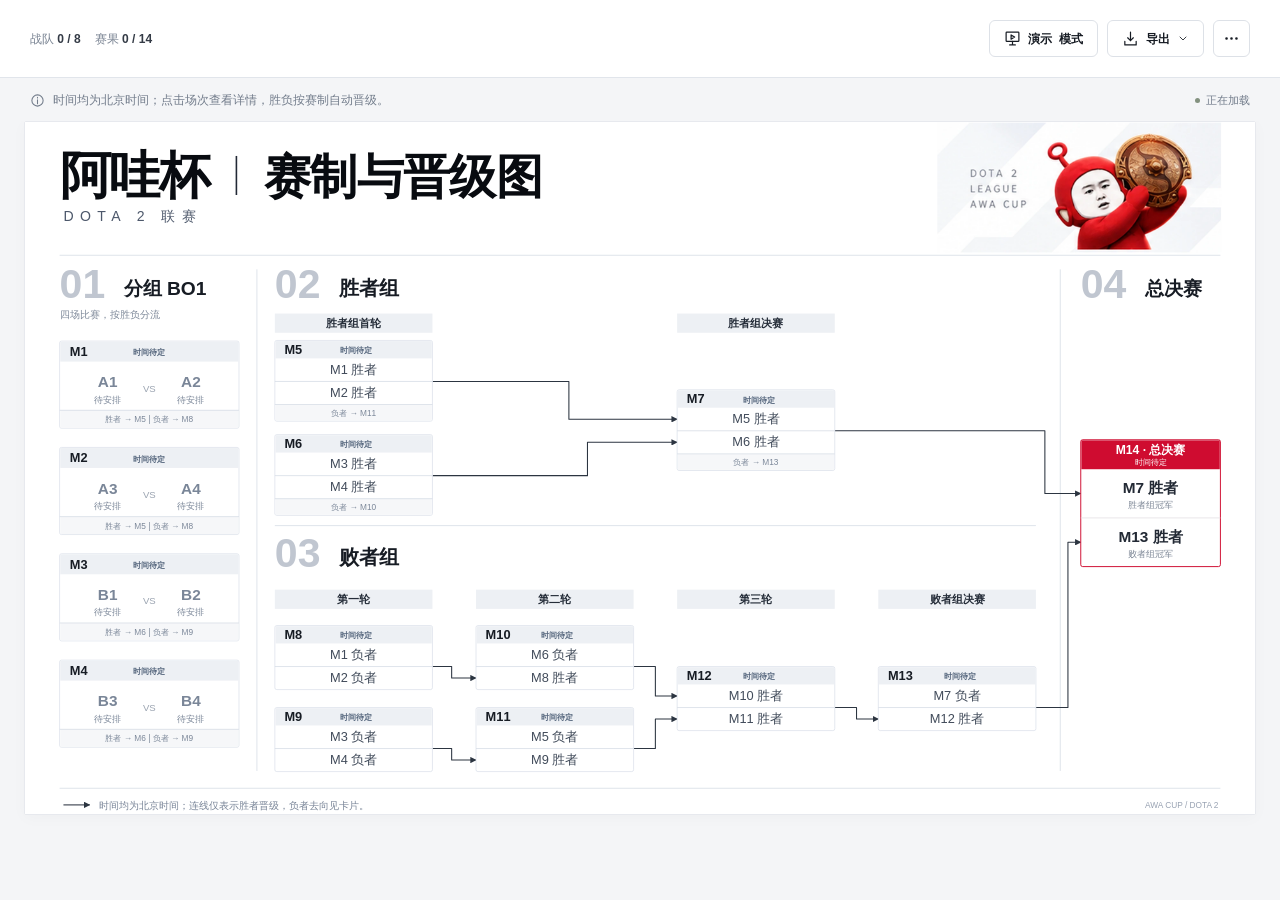
<file: site/league/bracket.html>
<!doctype html>
<html lang="zh-CN">
<head>
<meta charset="utf-8">
<meta name="viewport" content="width=device-width,initial-scale=1">
<meta name="color-scheme" content="light">
<meta name="description" content="阿哇杯 M1–M14 赛制与晋级图。离线编辑战队、队标与赛果，自动更新胜败者对阵。">
<title>阿哇杯｜赛制与晋级图 · 可编辑版</title>
<style>
:root{--ink:#161b23;--muted:#7a8493;--line:#e1e5eb;--soft:#f5f6f8;--red:#cf0c30;--font:Arial,"PingFang SC","Microsoft YaHei","Noto Sans CJK SC",sans-serif}
*{box-sizing:border-box}body{margin:0;font:14px/1.5 var(--font);color:var(--ink);background:#f4f5f7}button,input,select{font:inherit}button{cursor:pointer}button:disabled{cursor:not-allowed;opacity:.45}button,input,a{outline-offset:4px}button:focus-visible,input:focus-visible{outline:2px solid var(--red)}button{color:inherit}button svg{width:17px;height:17px;flex:none}button svg,.inline-icon{fill:none;stroke:currentColor;stroke-width:1.7;stroke-linecap:round;stroke-linejoin:round}button{display:inline-flex;align-items:center;justify-content:center;gap:7px}button[hidden],[hidden]{display:none!important}
.toolbar{height:78px;padding:0 30px;display:flex;align-items:center;gap:25px;background:#fff;border-bottom:1px solid var(--line);position:sticky;top:0;z-index:10}.brand{display:flex;align-items:center;gap:12px;flex-shrink:0}.brand-mark{width:36px;height:36px;background:var(--red);color:#fff;display:grid;place-items:center;font-size:11px;font-weight:800;letter-spacing:.5px;border-radius:3px}.brand-name{font-size:15px;letter-spacing:.5px;font-weight:700}.brand-sub{font-size:10px;color:var(--muted);letter-spacing:1.8px;margin-top:1px}.toolbar-stats{display:flex;align-items:center;gap:14px;font-size:12px;color:var(--muted);border-left:1px solid var(--line);padding-left:24px}.toolbar-stats b{color:#343b46;font-weight:700;font-variant-numeric:tabular-nums}.actions{display:flex;align-items:center;gap:9px;margin-left:auto}.btn{height:37px;padding:0 14px;border:1px solid #dde1e7;background:#fff;border-radius:6px;font-size:12px;font-weight:600;white-space:nowrap;transition:background .15s,border-color .15s}.btn:hover{background:#f5f6f8;border-color:#bfc6d0}.btn.primary{background:#171c24;border-color:#171c24;color:#fff}.btn.primary:hover{background:#343b46}.btn.red{background:var(--red);border-color:var(--red);color:#fff}.btn.red:hover{background:#b90a2b}.btn.text{border-color:transparent;background:transparent}.btn.danger{color:#b91b35}.btn.icon{width:37px;padding:0}.menu-wrap{position:relative}.menu{position:absolute;right:0;top:46px;min-width:235px;background:#fff;border:1px solid var(--line);border-radius:9px;box-shadow:0 12px 35px #151b281a;padding:6px;z-index:30}.menu button{width:100%;justify-content:flex-start;border:0;background:none;padding:11px 10px;border-radius:4px;font-size:12px;white-space:nowrap}.menu button:hover{background:#f3f4f7}.menu small{color:#88909c;font-size:10px;margin-left:auto}.menu hr{border:0;border-top:1px solid var(--line);margin:5px}.menu .danger{color:#b91b35}.hintbar{display:flex;align-items:center;justify-content:space-between;gap:15px;padding:13px 30px 12px;color:#727c8b;font-size:12px}.hintbar .left{display:flex;align-items:center;gap:8px}.hintbar .inline-icon{width:15px;height:15px}.save-state{display:flex;align-items:center;gap:6px;white-space:nowrap;font-size:11px}.save-dot{width:5px;height:5px;border-radius:50%;background:#83917f}.save-state.warn{color:#b45b19}.save-state.warn .save-dot{background:#b45b19}.workspace{padding:0 24px 24px;overflow:auto}.sheet{max-width:1920px;margin:0 auto;border:1px solid #e7e9ee;box-shadow:0 3px 16px #232b3607;background:#fff;border-radius:2px}.sheet svg{display:block;width:100%;height:auto;aspect-ratio:16/9}.mobile-hint{display:none}.presentation-exit{position:fixed;right:16px;top:16px;background:#ffffffed;box-shadow:0 4px 15px #0001;z-index:30}.presentation .toolbar,.presentation .hintbar,.presentation .mobile-hint{display:none}.presentation .workspace{width:100vw;height:100vh;padding:12px;display:flex;align-items:center;justify-content:center;background:#fff;overflow:hidden}.presentation .sheet{width:min(calc(100vw - 24px),calc((100vh - 24px)*16/9));max-width:none;min-width:0;border:0;box-shadow:none;margin:0}.presentation .sheet svg{pointer-events:none}.presentation .editor-only{display:none}
dialog{color:var(--ink);font-family:var(--font);border:1px solid #dde2e9;padding:0;background:#fff;border-radius:14px;box-shadow:0 20px 80px #1520362e;max-height:calc(100vh - 48px)}dialog::backdrop{background:#1822325c;backdrop-filter:blur(2px)}.dialog-head{display:flex;align-items:flex-start;gap:20px;justify-content:space-between;padding:25px 26px 19px;border-bottom:1px solid var(--line)}.dialog-head h2{margin:0 0 5px;font-size:21px;letter-spacing:-.3px}.dialog-head p{margin:0;font-size:12px;line-height:1.7;color:var(--muted)}.close-button{border:0;background:#f5f6f8;border-radius:50%;width:29px;height:29px;font-size:20px;font-weight:400;flex-shrink:0;line-height:1}.close-button:hover{background:#e9ecf1}.dialog-body{padding:22px 26px}.dialog-foot{padding:17px 26px;border-top:1px solid var(--line);display:flex;align-items:center;justify-content:flex-end;gap:9px;background:#fafbfc}.dialog-foot .note{margin-right:auto;font-size:11px;color:var(--muted)}.dialog-foot .btn{height:39px}.team-dialog{width:720px}.team-dialog form{display:flex;flex-direction:column;max-height:calc(100vh - 48px)}.team-dialog .dialog-body{overflow:auto}.team-grid{display:grid;grid-template-columns:1fr 1fr;gap:23px 24px}.team-group-title{font-size:11px;font-weight:700;letter-spacing:.8px;color:#89919e;margin:0 0 11px}.team-row{display:flex;gap:11px;align-items:center;margin-bottom:14px}.logo-upload{position:relative;width:47px;height:47px;display:grid;place-items:center;border:1px solid #dce1e8;background:#f5f6f8;border-radius:8px;flex:none;cursor:pointer}.logo-upload img{width:38px;height:38px;object-fit:contain}.logo-upload span{font-size:14px;font-weight:700;color:#929aa7}.logo-upload:hover{border-color:#697385}.logo-upload:after{content:'＋';position:absolute;background:#202632;color:#fff;font-size:11px;right:-4px;bottom:-4px;width:16px;height:16px;border:2px solid #fff;border-radius:50%;line-height:12px;text-align:center}.team-field{flex:1;min-width:0}.field-label{font-size:10px;display:flex;justify-content:space-between;align-items:center;gap:8px;margin-bottom:4px;color:#747e8e}.field-label b{font-size:11px;font-weight:700;color:#596475}.field-label button{background:none;border:0;padding:0;font-size:10px;color:#9198a3}.field-label button:hover{color:var(--red)}.team-field input,.score-input{border:1px solid #dce1e8;border-radius:5px;background:#fff;color:var(--ink)}.team-field input{height:36px;padding:0 10px;width:100%;font-size:13px}.team-field input::placeholder{color:#a2a9b4}.info-box{margin-top:10px;padding:12px 14px;border:1px solid #e7eaf0;background:#f7f8fa;border-radius:6px;color:#707b8d;font-size:11px;line-height:1.85}.info-box b{color:#414b5a;font-weight:600}.match-dialog{width:540px}.match-kicker{font-size:10px;letter-spacing:1.3px;color:#959daa;font-weight:700;margin-bottom:6px}.match-side{display:flex;gap:11px;align-items:center;padding:16px 0;border-bottom:1px solid #edf0f4}.match-side:last-of-type{border-bottom:0}.match-logo{height:38px;width:38px;background:#f0f2f5;border:1px solid #e7eaf0;border-radius:6px;display:grid;place-items:center;flex-shrink:0;overflow:hidden}.match-logo img{width:32px;height:32px;object-fit:contain}.match-logo span{font-size:12px;font-weight:700;color:#818b99}.match-team{flex:1;min-width:0}.match-team-name{font-size:15px;font-weight:600;overflow-wrap:anywhere}.match-team-source{font-size:11px;color:#949dab;margin-top:3px}.score-input{width:55px;height:39px;text-align:center;font-size:18px;font-variant-numeric:tabular-nums;-moz-appearance:textfield}.score-input::-webkit-inner-spin-button{-webkit-appearance:none}.winner-choice{min-width:68px;border:1px solid #dce1e8;background:#fff;border-radius:5px;height:38px;font-size:11px;color:#798391}.winner-choice[aria-pressed="true"]{border-color:#1b232e;background:#1b232e;color:#fff}.result-info{font-size:11px;line-height:1.8;color:#7b8492;margin:15px 0 0}.field-error{font-size:12px;line-height:1.7;color:#bd1f38;background:#fff1f3;border-radius:5px;padding:10px 12px;margin-top:13px}.match-foot-left{margin-right:auto}.confirm-dialog{width:420px}.confirm-dialog .dialog-body{padding-top:25px;padding-bottom:24px}.confirm-dialog h2{font-size:18px;margin:0 0 11px}.confirm-dialog p{color:#717c8c;font-size:13px;line-height:1.85;white-space:pre-line;margin:0}.toast{position:fixed;bottom:28px;left:50%;transform:translateX(-50%);padding:12px 19px;background:#202631;color:#fff;box-shadow:0 5px 20px #0002;border-radius:7px;z-index:100;font-size:12px;max-width:min(600px,calc(100vw - 30px));text-align:center;line-height:1.6}.help-dialog{width:600px}.help-section{margin:0 0 19px}.help-section h3{font-size:13px;margin:0 0 5px}.help-section p{font-size:12px;color:#747e8c;line-height:1.85;margin:0}.help-section:last-child{margin-bottom:0}.keyboard{font-family:inherit;font-size:10px;padding:2px 5px;border:1px solid #dfe3ea;border-radius:3px;background:#f7f8fa}
@media(max-width:1150px){.toolbar{padding:0 20px;gap:16px}.toolbar-stats{padding-left:17px;gap:10px}.brand-sub{display:none}.actions{gap:6px}.hintbar{padding-left:22px;padding-right:22px}.btn{padding:0 11px}}
@media(max-width:900px){.toolbar{height:auto;min-height:78px;flex-wrap:wrap;padding:13px 16px;gap:11px}.toolbar-stats{margin-left:auto;border-left:0;padding-left:0}.actions{width:100%;margin-left:0}.actions .btn.primary{flex:1}.brand-name{font-size:14px}.hintbar{align-items:flex-start;padding:12px 16px;gap:10px}.hintbar .left{line-height:1.7}.hintbar .left .inline-icon{display:none}.save-state{font-size:10px}.workspace{padding:0 14px 20px}.sheet{min-width:1200px}.mobile-hint{display:block;font-size:10px;color:#919aa6;padding:0 16px 10px}.team-dialog{width:calc(100vw - 24px)}.team-grid{gap:10px 18px}.dialog-head,.dialog-body,.dialog-foot{padding-left:20px;padding-right:20px}.presentation .sheet{min-width:0}.match-dialog{width:min(540px,calc(100vw - 24px))}}
@media(max-width:550px){.team-grid{grid-template-columns:1fr}.team-row{margin-bottom:13px}.team-dialog form{max-height:calc(100dvh - 32px)}dialog{max-height:calc(100dvh - 32px)}.dialog-head{padding-top:20px}.dialog-head h2{font-size:19px}.dialog-foot .note{display:none}.toolbar .action-label-optional{display:none}.match-side{gap:8px}.winner-choice{min-width:56px;padding:0 8px}.match-dialog .dialog-body{padding-left:18px;padding-right:18px}.score-input{width:44px}.match-logo{height:32px;width:32px}.match-team-name{font-size:13px}.match-team-source{font-size:10px}.confirm-dialog{width:calc(100vw - 32px)}}
@media print{@page{size:A3 landscape;margin:5mm}body{background:#fff}.toolbar,.hintbar,.mobile-hint,.presentation-exit,.toast,dialog{display:none!important}.workspace,.presentation .workspace{padding:0;width:auto;height:auto;display:block;overflow:visible}.sheet,.presentation .sheet{width:100%;max-width:none;min-width:0;border:0;box-shadow:none}.sheet svg{width:100%;height:auto;break-inside:avoid}.editor-only{display:none}}
.view-only .team-hit{pointer-events:none}.view-only .editor-only{display:none}.toolbar{position:relative}.toolbar .brand{display:none}.toolbar-stats{border-left:0;padding-left:0}.workspace{padding-bottom:16px}
.team-row{align-items:flex-start;border-bottom:1px solid #e7eaf0;padding-bottom:18px;margin-bottom:18px}.roster-label{display:block;font-size:14px;color:#596475;margin:12px 0 6px}.team-field textarea{display:block;width:100%;resize:vertical;border:1px solid #dce1e8;border-radius:5px;padding:9px 10px;font:14px/1.6 var(--font);color:var(--ink);background:#fff}.team-field input{font-size:14px}.field-label,.field-label b{font-size:14px}.team-dialog .dialog-head,.team-dialog .dialog-foot{flex-shrink:0}
</style>
</head>
<body>
<header class="toolbar">
 <div class="brand"><div class="brand-mark" aria-hidden="true">AWA</div><div><div class="brand-name">赛程编辑器</div><div class="brand-sub">AWA CUP · BRACKET STUDIO</div></div></div>
 <div class="toolbar-stats"><span>战队 <b id="teamCount">0 / 8</b></span><span>赛果 <b id="resultCount">0 / 14</b></span></div>
 <nav class="actions" aria-label="赛程工具">
  <button class="btn primary" id="editTeams"><svg viewBox="0 0 24 24"><path d="M16 21v-2a4 4 0 0 0-4-4H6a4 4 0 0 0-4 4v2M22 21v-2a4 4 0 0 0-3-3.87"/><circle cx="9" cy="7" r="4"/><path d="M16 3.13a4 4 0 0 1 0 7.75"/></svg>战队设置</button>
  <button class="btn" id="present"><svg viewBox="0 0 24 24"><rect x="3" y="3" width="18" height="13" rx="1"/><path d="M12 16v5M8 21h8m-6-14 5 3-5 3z"/></svg>演示<span class="action-label-optional">模式</span></button>
  <div class="menu-wrap"><button class="btn" id="exportToggle" aria-expanded="false" aria-controls="exportMenu"><svg viewBox="0 0 24 24"><path d="M12 3v12m-4-4 4 4 4-4M4 16v5h16v-5"/></svg>导出<svg viewBox="0 0 24 24" style="width:12px"><path d="m6 9 6 6 6-6"/></svg></button>
   <div class="menu" id="exportMenu" hidden>
    <button id="exportHTML">保存当前 HTML <small>可继续编辑 / 分享</small></button>
    <button id="exportPNG">导出高清 PNG <small>3840 × 2160</small></button>
    <button id="exportSVG">导出矢量 SVG <small>无损缩放</small></button>
    <hr><button id="exportJSON">导出赛程数据 <small>JSON 备份</small></button>
    <button id="importJSON">导入赛程数据 <small>JSON 恢复</small></button>
   </div>
  </div>
  <div class="menu-wrap"><button class="btn icon" id="moreToggle" aria-label="更多操作" aria-expanded="false" aria-controls="moreMenu"><svg viewBox="0 0 24 24"><circle cx="5" cy="12" r="1"/><circle cx="12" cy="12" r="1"/><circle cx="19" cy="12" r="1"/></svg></button><div class="menu" id="moreMenu" hidden><button id="help">使用说明</button><button id="print">打印赛程</button><hr><button class="danger" id="clearResults">清空比赛结果 <small>保留战队</small></button><button class="danger" id="resetAll">重置全部内容</button></div></div>
 </nav>
</header>
<div class="hintbar"><div class="left"><svg class="inline-icon" viewBox="0 0 24 24"><circle cx="12" cy="12" r="9"/><path d="M12 11v6M12 7v1"/></svg><span>先录入报名名单，再安排首轮对阵；后续对阵按赛果自动更新。</span></div><div class="save-state" id="saveState" role="status"><i class="save-dot"></i><span>正在加载</span></div></div>
<div class="mobile-hint">横向滑动查看完整赛程。导出的图片和 HTML 始终保留完整画面。</div>
<main class="workspace" aria-label="阿哇杯赛程"><div class="sheet" id="canvas"></div></main>
<button class="btn presentation-exit" id="exitPresent" hidden>退出演示 <span class="keyboard">Esc</span></button>
<noscript><p style="padding:30px">请在允许 JavaScript 的浏览器中打开本文件，以编辑战队和查看完整赛程。</p></noscript>

<dialog class="team-dialog" id="assignmentDialog" aria-labelledby="assignmentTitle">
 <form id="assignmentForm"><div class="dialog-head"><div><h2 id="assignmentTitle">安排首轮对阵</h2><p>从报名战队中选择参赛队伍。席位可以留空，同一队伍只能安排一次。</p></div><button type="button" class="close-button" data-close="assignmentDialog" aria-label="关闭">×</button></div><div class="dialog-body"><div class="team-grid" id="assignmentGrid"></div><div class="field-error" id="assignmentError" hidden></div></div><div class="dialog-foot"><button type="button" class="btn" data-close="assignmentDialog">取消</button><button type="submit" class="btn red">保存对阵安排</button></div></form>
</dialog>
<dialog class="team-dialog" id="teamDialog" aria-labelledby="teamDialogTitle">
 <form id="teamForm">
 <div class="dialog-head"><div><h2 id="teamDialogTitle">报名战队</h2><p>先填写队名和名单，不会自动安排对手。分组确定后再点击「安排对阵」。</p></div><button type="button" class="close-button" data-close="teamDialog" aria-label="关闭">×</button></div>
 <div class="dialog-body"><div class="team-grid" id="teamGrid"></div><div class="info-box"><b>队标可选：</b>点击左侧方块上传 PNG、JPG 或 WebP，单张不超过 5 MB。图片会压缩并保存在此文件的数据中，发布赛程时一起保存到平台。<br>名称最多 24 个字符。报名编号与赛程席位独立，修改名单不会自动安排对手。</div><div class="field-error" id="teamError" hidden></div></div>
 <div class="dialog-foot"><span class="note">修改后点击平台上方「发布赛程」。</span><button type="button" class="btn" data-close="teamDialog">取消</button><button type="submit" class="btn red">保存战队</button></div>
 </form>
</dialog>

<dialog class="match-dialog" id="matchDialog" aria-labelledby="matchTitle">
 <form id="matchForm">
 <div class="dialog-head"><div><div class="match-kicker" id="matchKicker"></div><h2 id="matchTitle">录入赛果</h2><p id="matchSubtitle"></p></div><button class="close-button" type="button" data-close="matchDialog" aria-label="关闭">×</button></div>
 <div class="dialog-body"><label for="matchTime" style="display:block;margin-bottom:18px;font-size:14px">比赛时间（北京时间）<input id="matchTime" type="datetime-local" min="2000-01-01T00:00" max="2099-12-31T23:59" style="display:block;width:100%;padding:10px;margin-top:8px;font:inherit;border:1px solid #cbd2dc;border-radius:6px"><small style="display:block;margin-top:6px;color:#737d8c">可在参赛队伍确定前排期；留空表示时间待定。</small></label><div id="matchSides"></div><div class="result-info" id="resultInfo"></div><div class="info-box" id="matchRoute"></div><div class="field-error" id="matchError" hidden></div></div>
 <div class="dialog-foot"><div class="match-foot-left"><button type="button" class="btn text danger" id="clearMatch">清除赛果</button></div><button type="button" class="btn" data-close="matchDialog">取消</button><button type="submit" class="btn red" id="saveMatch">保存时间与赛果</button></div>
 </form>
</dialog>

<dialog class="confirm-dialog" id="confirmDialog" aria-labelledby="confirmTitle"><div class="dialog-body"><h2 id="confirmTitle"></h2><p id="confirmText"></p></div><div class="dialog-foot"><button class="btn" id="confirmNo">取消</button><button class="btn red" id="confirmYes">确认</button></div></dialog>
<dialog class="help-dialog" id="helpDialog" aria-labelledby="helpTitle"><div class="dialog-head"><div><h2 id="helpTitle">使用说明</h2><p>本届使用 M1–M14 固定赛制；管理员发布后所有人可查看。</p></div><button class="close-button" data-close="helpDialog" aria-label="关闭">×</button></div><div class="dialog-body">
 <section class="help-section"><h3>1. 填写战队</h3><p>点击「战队设置」，或直接点击分组赛中的队名，填写 A1–A4、B1–B4 对应的 8 支战队。队标为可选项。名称留空时保留席位编号。</p></section>
 <section class="help-section"><h3>2. 录入赛果</h3><p>点击比赛卡片，选择获胜战队并保存；比分可留空，也可只保存尚未结束的比分。上游赛果确定后，下游的胜者、负者席位自动替换为真实战队。修改已有胜负时，系统会提示清除受影响的下游赛果，避免出现错误对阵。</p></section>
 <section class="help-section"><h3>3. 阅读晋级关系</h3><p>图中黑色连线仅表示胜者晋级。分组赛分流和胜者组负者落位写在卡片底部，后续卡片也会标注参赛来源。交叉落位严格使用 M5 负者 → M11、M6 负者 → M10；M7 负者进入 M13。仅分组赛预设 BO1，其他场次不擅自添加赛制，总决赛不额外增加重置赛。</p></section>
 <section class="help-section"><h3>4. 保存和分享</h3><p>修改暂存在当前页面，点击平台上方「发布赛程」后统一保存。离开前请发布或导出 JSON 备份。PNG 与 SVG 可用于发群，镜像站会在下一次同步后更新。</p></section>
 <section class="help-section"><h3>5. 演示</h3><p>「演示模式」隐藏编辑工具。按 Esc 返回编辑；导出的 PNG / SVG 不包含工具栏。超长队名在图中自动省略，可悬停或打开比赛卡片查看全称。</p></section>
</div><div class="dialog-foot"><button class="btn primary" data-close="helpDialog">知道了</button></div></dialog>
<input type="file" id="jsonFile" accept=".json,application/json" hidden>
<input type="file" id="logoFile" accept="image/png,image/jpeg,image/webp" hidden>
<div class="toast" id="toast" role="status" aria-live="polite" hidden></div>

<script id="initial-data" type="application/json">{"schema": "awacup-bracket-v1", "workspaceId": "awa-white-bracket-editor-v1", "updatedAt": null, "teams": {"A1": {"name": "", "logo": ""}, "A2": {"name": "", "logo": ""}, "A3": {"name": "", "logo": ""}, "A4": {"name": "", "logo": ""}, "B1": {"name": "", "logo": ""}, "B2": {"name": "", "logo": ""}, "B3": {"name": "", "logo": ""}, "B4": {"name": "", "logo": ""}}, "matches": {}}</script>
<script id="art-data" type="application/json">"[data-uri]"</script>
<script type="module" src="./bracket.js"></script>
</body>
</html>
</file>
